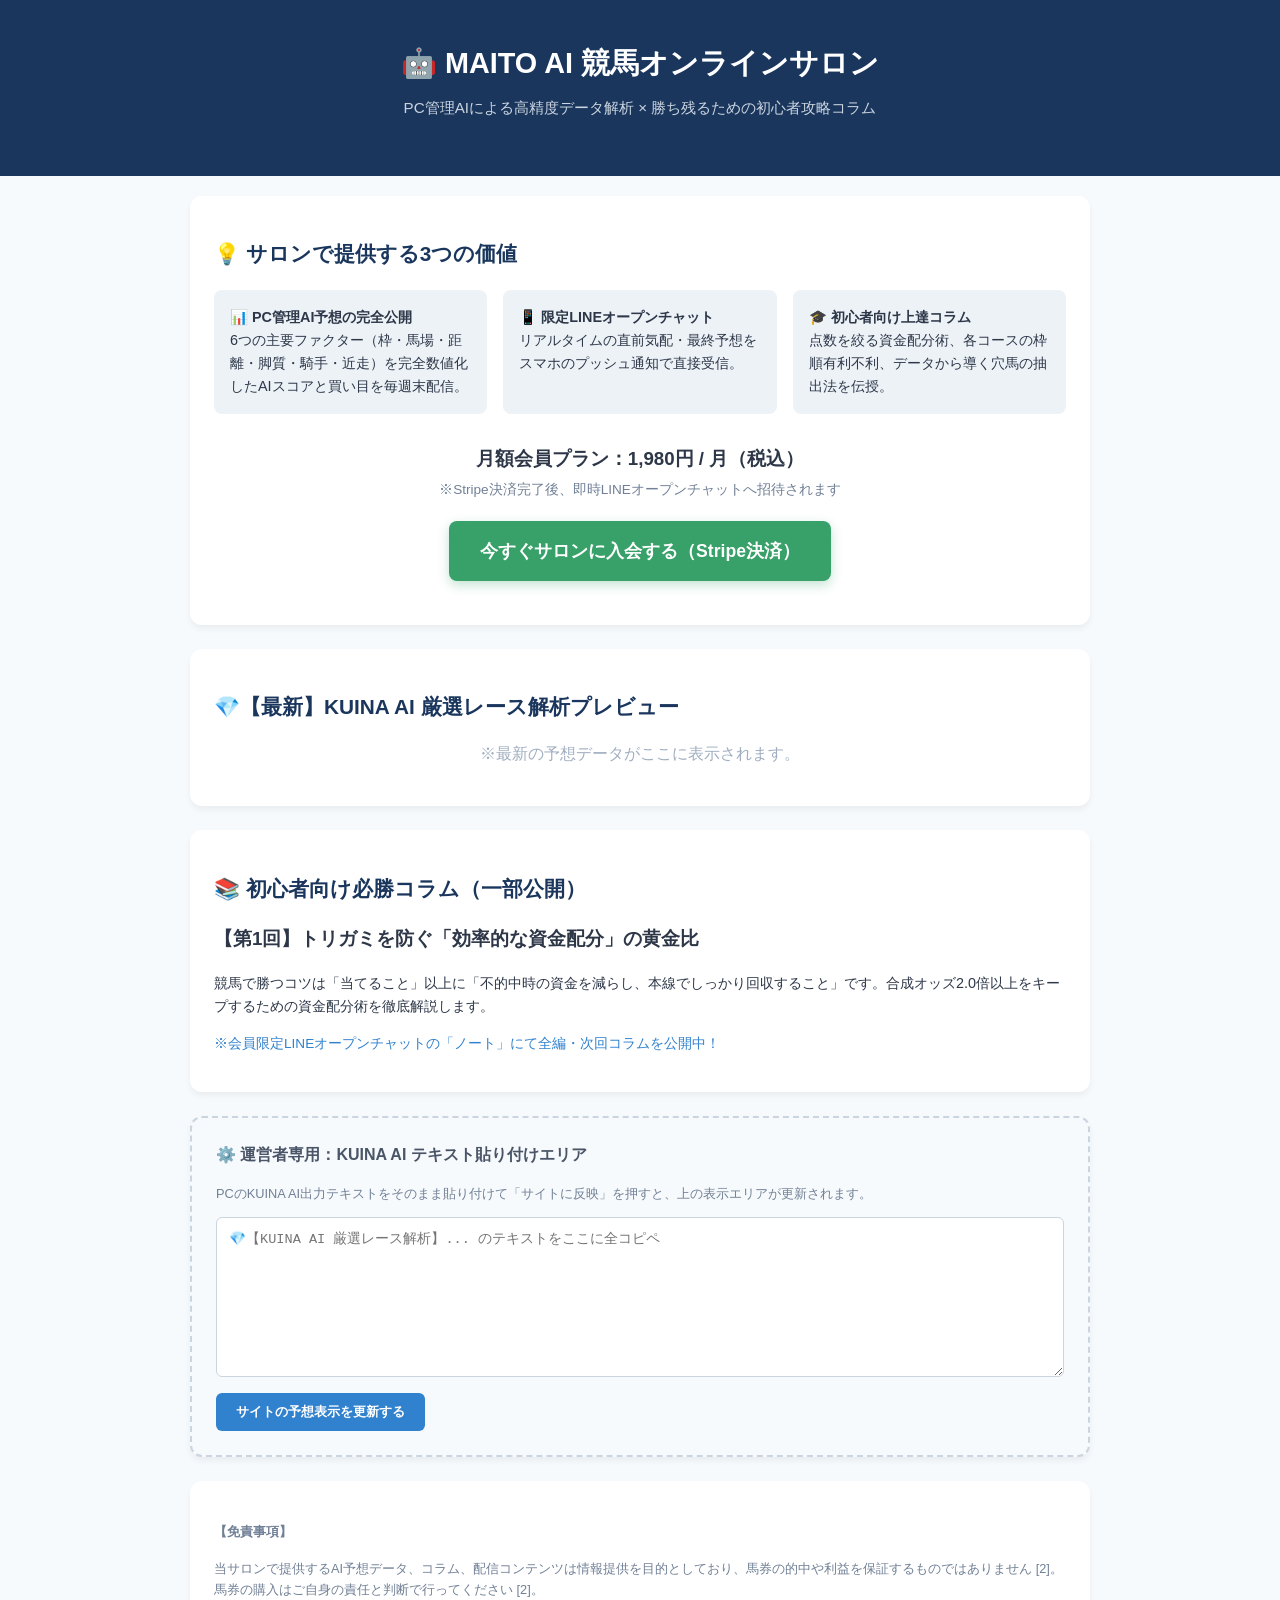
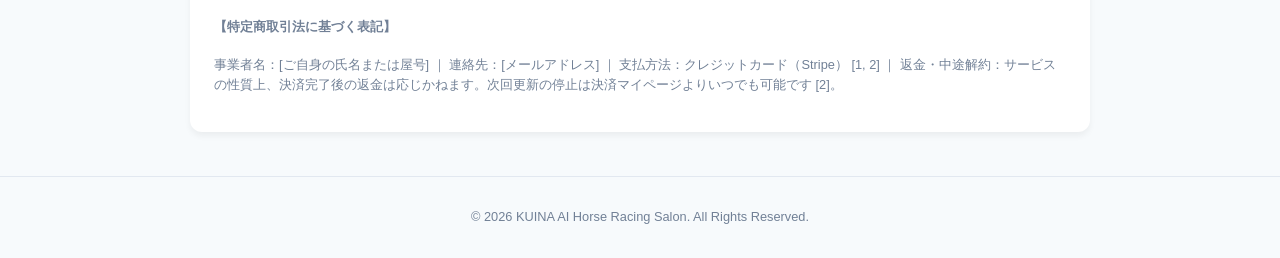
<file: templates/index.html>
<!DOCTYPE html>
<html lang="ja">
<head>
  <meta charset="UTF-8">
  <meta name="viewport" content="width=device-width, initial-scale=1.0">
  <title>MAITO AI 競馬オンラインサロン | PCデータ解析＆初心者攻略</title>
  <style>
    :root { --primary: #1a365d; --accent: #d69e2e; --bg: #f7fafc; --text: #2d3748; }
    body { font-family: -apple-system, BlinkMacSystemFont, "Segoe UI", Roboto, sans-serif; margin: 0; padding: 0; background: var(--bg); color: var(--text); line-height: 1.6; }
    header { background: var(--primary); color: white; padding: 40px 20px; text-align: center; }
    header h1 { margin: 0; font-size: 1.8rem; }
    header p { margin-top: 10px; color: #cbd5e0; font-size: 0.95rem; }
    .container { max-width: 900px; margin: 0 auto; padding: 20px; }
    .card { background: white; border-radius: 12px; padding: 24px; margin-bottom: 24px; box-shadow: 0 4px 6px rgba(0,0,0,0.05); }
    .btn-stripe { display: block; width: 100%; max-width: 350px; margin: 20px auto; padding: 16px; background: #38a169; color: white; text-align: center; font-weight: bold; font-size: 1.1rem; text-decoration: none; border-radius: 8px; box-shadow: 0 4px 12px rgba(56,161,105,0.3); transition: transform 0.2s; }
    .btn-stripe:hover { transform: translateY(-2px); }
    .grid { display: grid; grid-template-columns: repeat(auto-fit, minmax(250px, 1fr)); gap: 16px; margin: 20px 0; }
    .grid-item { background: #edf2f7; padding: 16px; border-radius: 8px; font-size: 0.9rem; }
    .factor-box { background: #f7fafc; border-left: 4px solid #3182ce; padding: 10px 14px; margin: 8px 0; border-radius: 4px; font-size: 0.9rem; }
    textarea { width: 100%; height: 160px; padding: 12px; border: 1px solid #cbd5e0; border-radius: 6px; box-sizing: border-box; font-size: 0.85rem; }
    .admin-btn { background: #3182ce; color: white; border: none; padding: 10px 20px; border-radius: 6px; cursor: pointer; font-weight: bold; margin-top: 8px; }
    footer { text-align: center; font-size: 0.8rem; color: #718096; padding: 30px 20px; border-top: 1px solid #e2e8f0; }
  </style>
</head>
<body>

  <!-- 1. サロンヘッダー -->
  <header>
    <h1>🤖 MAITO AI 競馬オンラインサロン</h1>
    <p>PC管理AIによる高精度データ解析 × 勝ち残るための初心者攻略コラム</p>
  </header>

  <div class="container">

    <!-- 2. 会員特典・サービス特徴 -->
    <div class="card">
      <h2 style="color: var(--primary); font-size: 1.3rem;">💡 サロンで提供する3つの価値</h2>
      <div class="grid">
        <div class="grid-item">
          <strong>📊 PC管理AI予想の完全公開</strong><br>
          6つの主要ファクター（枠・馬場・距離・脚質・騎手・近走）を完全数値化したAIスコアと買い目を毎週末配信。
        </div>
        <div class="grid-item">
          <strong>📱 限定LINEオープンチャット</strong><br>
          リアルタイムの直前気配・最終予想をスマホのプッシュ通知で直接受信。
        </div>
        <div class="grid-item">
          <strong>🎓 初心者向け上達コラム</strong><br>
          点数を絞る資金配分術、各コースの枠順有利不利、データから導く穴馬の抽出法を伝授。
        </div>
      </div>

      <div style="text-align: center; margin-top: 30px;">
        <h3 style="margin-bottom: 5px;">月額会員プラン：1,980円 / 月（税込）</h3>
        <p style="font-size: 0.85rem; color: #718096; margin-top: 0;">※Stripe決済完了後、即時LINEオープンチャットへ招待されます</p>
        <!-- Stripe Payment Link URLを下記hrefに入力してください -->
        <a href="YOUR_STRIPE_PAYMENT_LINK_HERE" class="btn-stripe" target="_blank">今すぐサロンに入会する（Stripe決済）</a>
      </div>
    </div>

    <!-- 3. 最新AI解析データ表示エリア（管理画面から反映） -->
    <div class="card">
      <h2 style="color: var(--primary); font-size: 1.3rem;">💎【最新】KUINA AI 厳選レース解析プレビュー</h2>
      <div id="aiDisplay">
        <p style="color: #a0aec0; text-align: center;">※最新の予想データがここに表示されます。</p>
      </div>
    </div>

    <!-- 4. 初心者向けコラムコーナー -->
    <div class="card">
      <h2 style="color: var(--primary); font-size: 1.3rem;">📚 初心者向け必勝コラム（一部公開）</h2>
      <h3>【第1回】トリガミを防ぐ「効率的な資金配分」の黄金比</h3>
      <p style="font-size: 0.9rem;">競馬で勝つコツは「当てること」以上に「不的中時の資金を減らし、本線でしっかり回収すること」です。合成オッズ2.0倍以上をキープするための資金配分術を徹底解説します。</p>
      <p style="font-size: 0.85rem; color: #3182ce;">※会員限定LINEオープンチャットの「ノート」にて全編・次回コラムを公開中！</p>
    </div>

    <!-- 5. 運営者用 AIテキスト貼り付け＆即時更新フォーム -->
    <div class="card" style="border: 2px dashed #cbd5e0; background: #f7fafc;">
      <h3 style="margin-top: 0; font-size: 1rem; color: #4a5568;">⚙️ 運営者専用：KUINA AI テキスト貼り付けエリア</h3>
      <p style="font-size: 0.8rem; color: #718096;">PCのKUINA AI出力テキストをそのまま貼り付けて「サイトに反映」を押すと、上の表示エリアが更新されます。</p>
      <textarea id="aiInput" placeholder="💎【KUINA AI 厳選レース解析】... のテキストをここに全コピペ"></textarea>
      <button class="admin-btn" onclick="updateAIDisplay()">サイトの予想表示を更新する</button>
    </div>

    <!-- 6. 法的表記・免責事項 -->
    <div class="card" style="font-size: 0.8rem; color: #718096;">
      <h4>【免責事項】</h4>
      <p>当サロンで提供するAI予想データ、コラム、配信コンテンツは情報提供を目的としており、馬券の的中や利益を保証するものではありません [2]。馬券の購入はご自身の責任と判断で行ってください [2]。</p>
      <h4>【特定商取引法に基づく表記】</h4>
      <p>事業者名：[ご自身の氏名または屋号] ｜ 連絡先：[メールアドレス] ｜ 支払方法：クレジットカード（Stripe） [1, 2] ｜ 返金・中途解約：サービスの性質上、決済完了後の返金は応じかねます。次回更新の停止は決済マイページよりいつでも可能です [2]。</p>
    </div>

  </div>

  <footer>
    &copy; 2026 KUINA AI Horse Racing Salon. All Rights Reserved.
  </footer>

  <script>
    function updateAIDisplay() {
      const text = document.getElementById('aiInput').value;
      if (!text.trim()) return alert('AIテキストを入力してください');

      let formatted = text
        .replace(/💎(.+)/g, '<h3 style="color:#2b6cb0; border-bottom:2px solid #2b6cb0; padding-bottom:5px;">💎 $1</h3>')
        .replace(/🥇 ◎ (.+)/g, '<p style="color:#e53e3e; font-weight:bold; font-size:1.1rem;">🥇 ◎ $1</p>')
        .replace(/📊【(.+)】/g, '<h4>📊 $1</h4>')
        .replace(/(1\.|2\.|3\.|4\.|5\.|6\.) (.+)/g, '<div class="factor-box"><strong>$1 $2</strong></div>')
        .replace(/🎯【(.+)】/g, '<h4 style="color:#c53030;">🎯 $1</h4>')
        .replace(/\n/g, '<br>');

      document.getElementById('aiDisplay').innerHTML = formatted;
      alert('予想データをサイト上に反映しました！');
    }
  </script>
</body>
</html>
</file>
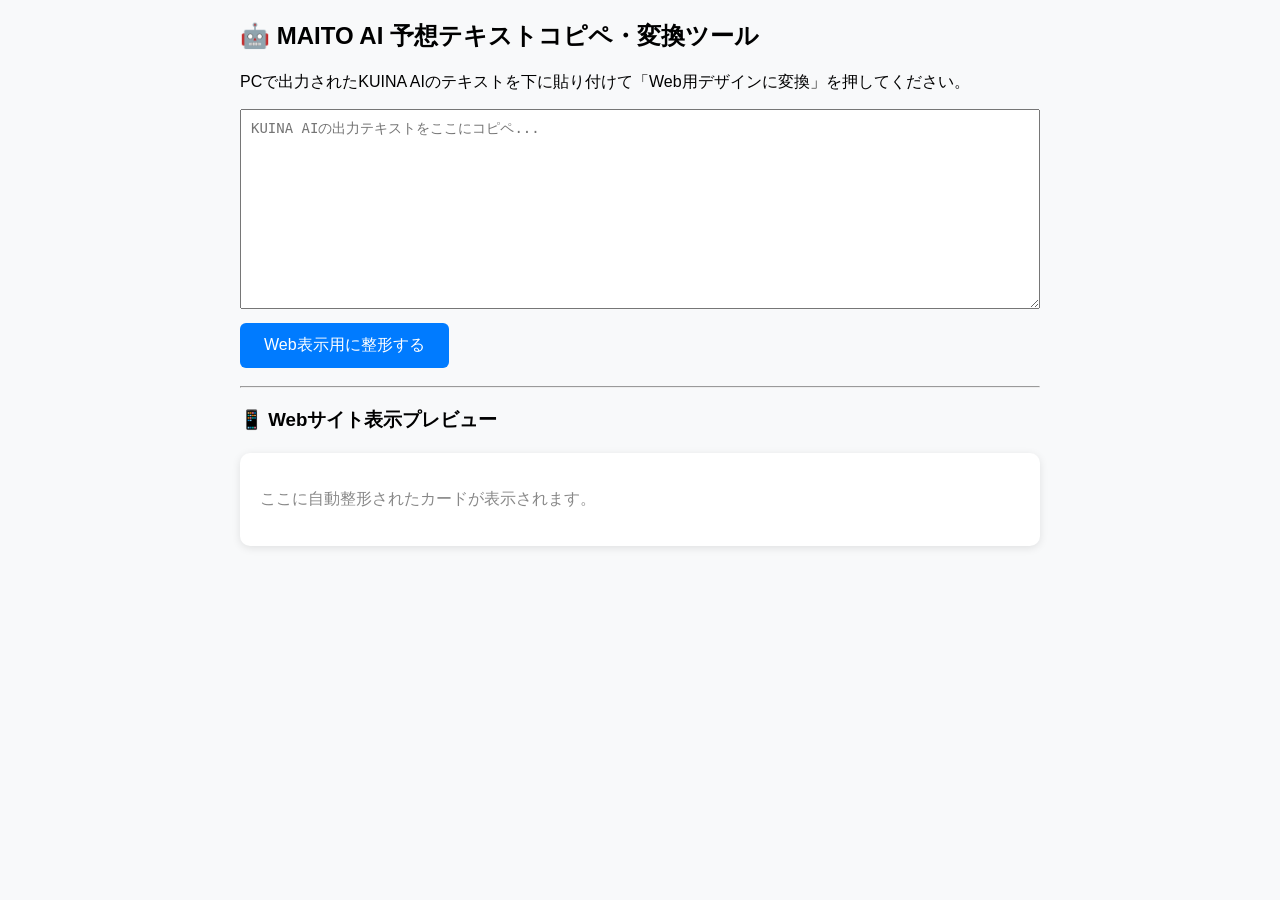
<file: admin.html>
<!DOCTYPE html>
<html lang="ja">
<head>
  <meta charset="UTF-8">
  <meta name="viewport" content="width=device-width, initial-scale=1.0">
  <title>MAITO AI 予想データ変換・Web表示ツール</title>
  <style>
    body { font-family: sans-serif; max-width: 800px; margin: 20px auto; padding: 0 15px; background: #f8f9fa; }
    textarea { width: 100%; height: 200px; font-size: 14px; padding: 10px; box-sizing: border-box; }
    button { background: #007bff; color: white; border: none; padding: 12px 24px; font-size: 16px; cursor: pointer; border-radius: 6px; margin: 10px 0; }
    button:hover { background: #0056b3; }
    .card { background: white; border-radius: 10px; padding: 20px; box-shadow: 0 2px 8px rgba(0,0,0,0.1); margin-top: 20px; }
    .mark-honmei { color: #d9534f; font-weight: bold; font-size: 1.2em; }
    .factor-box { background: #f1f3f5; padding: 10px 15px; border-left: 4px solid #007bff; margin: 10px 0; border-radius: 4px; }
  </style>
</head>
<body>

  <h2>🤖 MAITO AI 予想テキストコピペ・変換ツール</h2>
  <p>PCで出力されたKUINA AIのテキストを下に貼り付けて「Web用デザインに変換」を押してください。</p>

  <textarea id="aiInput" placeholder="KUINA AIの出力テキストをここにコピペ..."></textarea>
  <button onclick="convertAI()">Web表示用に整形する</button>

  <hr>

  <h3>📱 Webサイト表示プレビュー</h3>
  <div id="outputCard" class="card">
    <p style="color: #888;">ここに自動整形されたカードが表示されます。</p>
  </div>

  <script>
    function convertAI() {
      const text = document.getElementById('aiInput').value;
      if (!text.trim()) return alert('テキストを貼り付けてください');

      // 改行を<br>に変換し、装飾を加える簡易処理
      let formatted = text
        .replace(/💎(.+)/g, '<h3 style="color:#2b6cb0; border-bottom:2px solid #2b6cb0; padding-bottom:5px;">💎 $1</h3>')
        .replace(/🥇 ◎ (.+)/g, '<p class="mark-honmei">🥇 ◎ $1</p>')
        .replace(/📊【(.+)】/g, '<h4>📊 $1</h4>')
        .replace(/(1\.|2\.|3\.|4\.|5\.|6\.) (.+)/g, '<div class="factor-box"><strong>$1 $2</strong></div>')
        .replace(/🎯【(.+)】/g, '<h4 style="color:#c53030;">🎯 $1</h4>')
        .replace(/\n/g, '<br>');

      document.getElementById('outputCard').innerHTML = formatted;
    }
  </script>

</body>
</html>
</file>
